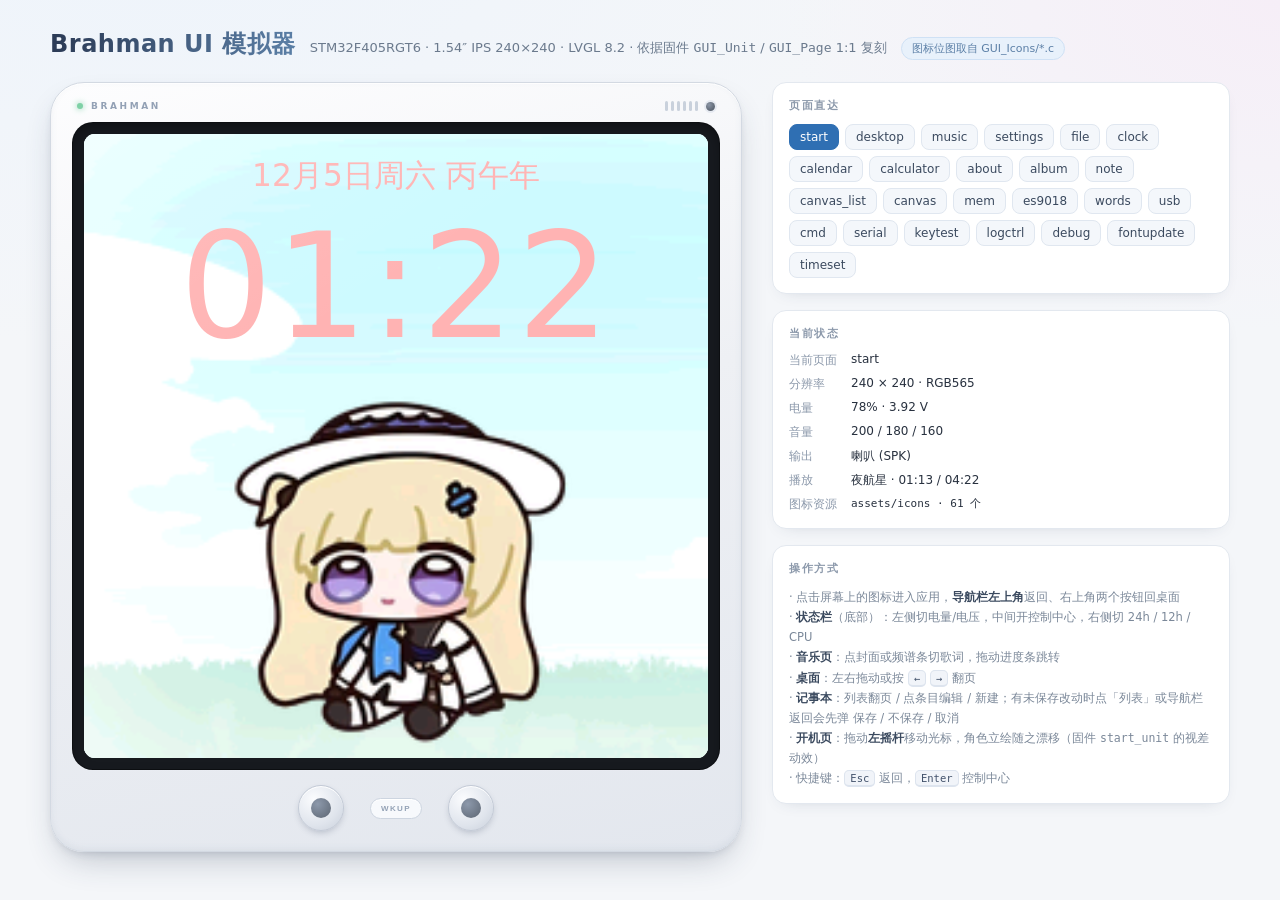
<file: ui-sim/index.html>
<!DOCTYPE html>
<html lang="zh-CN" data-page-node-id="5PzxWTiGoHzNhPe9wdIfha">
<head data-page-node-id="RUa612F1UHEfRkhzCqoLKv">
<meta charset="utf-8" data-page-node-id="B75uot3GDNgTYFqHBfv9vD">
<meta name="viewport" content="width=device-width,initial-scale=1" data-page-node-id="fSGeT1Z7eIffNbHJCEYaWA">
<title>Brahman · UI 模拟器</title>
<link rel="stylesheet" href="assets/css/style.css" data-page-node-id="aHvyB8EyCWiuIlCSGs2epM">
</head>
<body data-page-node-id="cAWpVcS5rTJwPsShvtPEE1">

<div class="stage" data-page-node-id="8aLNdfFHOerfqI9nOBfThO">

  <header class="stage-head" data-page-node-id="81x77TkPGTUxE1aFqfL37U">
    <h1 data-page-node-id="Z7kQ35nzpKJv0ULuMKnJzw">Brahman UI 模拟器</h1>
    <p data-page-node-id="fFxFWwCcnpzLCtGtc3XZvj">STM32F405RGT6 · 1.54″ IPS 240×240 · LVGL 8.2 · 依据固件 <code data-page-node-id="uhHc2EEOXSVvyBmwSzUjeV">GUI_Unit</code> / <code data-page-node-id="LPdxfNabp2fnHd10IB7ydv">GUI_Page</code> 1:1 复刻</p>
    <span class="tag" data-page-node-id="wKs2MrXgw7ijEhfsiBfoKU">图标位图取自 GUI_Icons/*.c</span>
  </header>

  <div class="stage-main" data-page-node-id="HLFukPh2fGN4uy4rgGSJau">

    <!-- ============ 机身 ============ -->
    <div class="device" data-page-node-id="Pu7AGEvr9AF8ehQgbZfzop">
      <div class="device-top" data-page-node-id="e1Gm52HZ9fHUieQoPG2vW3">
        <span class="led" data-page-node-id="QhRfqjh6NJy9b0YrhsJ9ru"></span>
        <span class="brand" data-page-node-id="pSl2ba5B869avsixGsKlke">BRAHMAN</span>
        <span class="grille" data-page-node-id="PfUlayCR9elyCFYqptLwjo"><i data-page-node-id="MoB3Dk1UTEsDaFKaOmd1j3"></i><i data-page-node-id="gZAhIMhihW7HMq8t4OUaBC"></i><i data-page-node-id="ysLPjpcPYh1dVeKpfNtvNH"></i><i data-page-node-id="dUqaPgKi8uOhGpmQ6zO7Z2"></i><i data-page-node-id="vXFC1FdLU4jnJAsL1ywYfi"></i><i data-page-node-id="NGHOfUK7CMDEpFiwzcVFkL"></i></span>
        <span class="jack" title="3.5mm 耳机孔" data-page-node-id="w3VqwerMmSH2cxlkkENclJ"></span>
      </div>

      <div class="screen-bezel" data-page-node-id="Yhqe2pjAo9CJDDOSrbS7eU">
        <div class="screen-viewport" data-page-node-id="IcAephFVPuguUbdpwQqpcj">
          <div class="screen" id="screen" data-page-node-id="s1iHkFjuEQ6sCWacBXXUut">
            <div class="layer" id="layer-page" data-page-node-id="ebP8nqJP9Z3Tth7MMnFEGW"></div>
            <div class="layer" id="layer-nav" data-page-node-id="wH838vE0MDwh1xGLGptfrH"></div>
            <div class="layer" id="layer-status" data-page-node-id="lXjgQzy399N0CKGUpwdBiI"></div>
            <div class="layer" id="layer-overlay" data-page-node-id="cvesn0KGXpfqdqnguDsGQZ"></div>
          </div>
        </div>
      </div>

      <div class="device-bottom" data-page-node-id="uWwm9nfXhZsagl4wnmWoAS">
        <div class="stick" id="stick-l" title="左摇杆 PB0/PB1 + 中键 PB2" data-page-node-id="uMhZhsAPVKRJVnRPKcUgGv"><span data-page-node-id="jyoPC05YjS6Y74Z5h0glB0"></span></div>
        <button class="btn-wkup" id="btn-wkup" title="顶部唤醒键 PA0（返回）" data-page-node-id="7U2fa7s3zwsx3u4q2epesg">WKUP</button>
        <div class="stick" id="stick-r" title="右摇杆 PC0/PC1 + 中键 PC2" data-page-node-id="1Wru3fgNWq5QVwBspcGMgD"><span data-page-node-id="5Nsl1zp1GW2OdWgBCFT638"></span></div>
      </div>
    </div>

    <!-- ============ 侧栏 ============ -->
    <aside class="panel" data-page-node-id="qjk3m0uP9WuOFRAcHqdvOK">
      <div class="panel-block" data-page-node-id="JB0iSadgDdu9YNwmKQpcPE">
        <h2 data-page-node-id="9jHKr0vcA0ndtxelntgy1I">页面直达</h2>
        <div class="page-list" id="page-list" data-page-node-id="lF5o4aFIQbhZhgvuaoaGZR"></div>
      </div>

      <div class="panel-block" data-page-node-id="YXzw9YGBWQkT8NQuWsgWya">
        <h2 data-page-node-id="yrDTVSJ58JvdzwxYp8XIBP">当前状态</h2>
        <dl class="meta" id="meta" data-page-node-id="Dlm08ZkUlV2Jb3sRQpPEeE"></dl>
      </div>

      <div class="panel-block" data-page-node-id="54mWXmFqZLhP23CjniKTSS">
        <h2 data-page-node-id="6prsCa8g4ympvA9NtklgJA">操作方式</h2>
        <p class="hint" data-page-node-id="5ru9w75mxNz6q7BXiRHKbK">
          · 点击屏幕上的图标进入应用，<b data-page-node-id="STe1bBEyMtXPP6WHLDJ3ly">导航栏左上角</b>返回、右上角两个按钮回桌面<br data-page-node-id="aE0UBMCsrPtckeGCewekKL">
          · <b data-page-node-id="zpumtl5BO0eHTdstXS3RD8">状态栏</b>（底部）：左侧切电量/电压，中间开控制中心，右侧切 24h / 12h / CPU<br data-page-node-id="Wa0HWwll5DWn6sLu4c6s3k">
          · <b data-page-node-id="hJWiIlgBQ1N1uZVMoWmgbH">音乐页</b>：点封面或频谱条切歌词，拖动进度条跳转<br data-page-node-id="gtA5ktx0wBsfRlmrKsHo8k">
          · <b data-page-node-id="0H11GTGG9PIlaeVuRMlClF">桌面</b>：左右拖动或按 <kbd data-page-node-id="lg78HyYUmjjudiFOFozxvH">←</kbd> <kbd data-page-node-id="ZcEFUlkkA2D3eqGKCKhg8F">→</kbd> 翻页<br data-page-node-id="5qq2ASxYJ4JOdCDo7R30PK">
          · <b>记事本</b>：列表翻页 / 点条目编辑 / 新建；有未保存改动时点「列表」或导航栏返回会先弹 保存 / 不保存 / 取消<br>
          · <b>开机页</b>：拖动<b>左摇杆</b>移动光标，角色立绘随之漂移（固件 <code>start_unit</code> 的视差动效）<br>
          · 快捷键：<kbd data-page-node-id="UqBHCo00z3X4OxA83X4wfi">Esc</kbd> 返回，<kbd data-page-node-id="4waxt5YZt7AjE1nw5Wnc1D">Enter</kbd> 控制中心
        </p>
      </div>
    </aside>

  </div>
</div>

<script src="assets/js/pages.js"></script>
<script src="assets/js/app.js"></script>
</body>
</html>
</file>
<file: ui-sim/assets/css/style.css>
/* ==========================================================================
   Brahman UI Simulator —— 样式表
   坐标系：完全沿用固件的 240x240 像素体系，通过 transform:scale 放大呈现。
   因此所有尺寸/坐标都直接写成固件里的数值（px），不做单位换算。
   ========================================================================== */

:root{
  --s: 2.6;                       /* 屏幕放大倍率 */

  /* 固件配色（取自 GUI_Unit 源码） */
  --c-black:#000000;
  --c-white:#ffffff;
  --c-line:rgba(0,0,0,.5);        /* 状态栏/导航栏分隔线 LV_OPA_50 */
  --c-bat-body:#9e9e9e;           /* LV_PALETTE_GREY main */
  --c-bat-charging:#ffeb3b;       /* LV_PALETTE_YELLOW */
  --c-bat-full:#4caf50;           /* LV_PALETTE_GREEN */
  --c-blue:#2196f3;               /* LV_PALETTE_BLUE */
  --c-blue-l1:#64b5f6;
  --c-blue-l2:#90caf9;
  --c-blue-l3:#bbdefb;
  --c-red:#f44336;
  --c-grey:#9e9e9e;
  --c-grey-l1:#bdbdbd;
  --c-grey-l2:#e0e0e0;
  --c-card:#cccccc;
  --c-orange:#ffb74d;
  --c-app-card:#c6e6e8;           /* 桌面 APP 底板 */
  --c-app-icon:#ffb3b3;           /* 桌面 APP 图标重着色 */
  --c-pink:#ffb3b3;               /* 起始页时钟 */

  --font:"PingFang SC","Microsoft YaHei","Hiragino Sans GB","Noto Sans SC",
         system-ui,-apple-system,"Segoe UI",sans-serif;
}

*{box-sizing:border-box;margin:0;padding:0}

html,body{height:100%}
body{
  font-family:var(--font);
  background:
    radial-gradient(1200px 700px at 12% -8%,#eef4fb 0%,transparent 60%),
    radial-gradient(900px 600px at 100% 0%,#f6eef7 0%,transparent 55%),
    #f4f6f9;
  color:#1c2430;
  -webkit-font-smoothing:antialiased;
  padding:28px 24px 40px;
  min-height:100%;
}

/* ------------------------------ 舞台 ------------------------------ */
.stage{max-width:1180px;margin:0 auto}

.stage-head{display:flex;align-items:baseline;gap:14px;flex-wrap:wrap;margin-bottom:22px}
.stage-head h1{
  font-size:24px;font-weight:700;letter-spacing:.5px;
  background:linear-gradient(92deg,#2b3a55,#5b7fa6);
  -webkit-background-clip:text;background-clip:text;color:transparent;
}
.stage-head p{font-size:13px;color:#6b7a8d}
.stage-head .tag{
  font-size:11px;color:#5b7fa6;background:#e8f1fb;border:1px solid #cfe1f5;
  border-radius:999px;padding:3px 10px;
}

.stage-main{display:flex;gap:30px;align-items:flex-start;flex-wrap:wrap}
@media (max-width:1080px){ .stage-main{gap:22px} }

/* ------------------------------ 机身 ------------------------------ */
.device{
  flex:none;
  background:linear-gradient(168deg,#fdfdfe 0%,#eef0f4 46%,#e3e7ee 100%);
  border:1px solid #d3d9e2;
  border-radius:34px;
  padding:16px 22px 20px;
  box-shadow:
    0 1px 0 rgba(255,255,255,.9) inset,
    0 -2px 6px rgba(120,135,160,.10) inset,
    0 16px 34px -12px rgba(43,58,85,.32),
    0 4px 10px -4px rgba(43,58,85,.18);
}

.device-top{display:flex;align-items:center;gap:8px;padding:2px 4px 12px}
.device-top .led{
  width:6px;height:6px;border-radius:50%;background:#7fd1a6;
  box-shadow:0 0 6px #7fd1a6;
}
.device-top .brand{
  font-size:9px;letter-spacing:2.6px;color:#93a1b5;font-weight:600;
}
.device-top .grille{margin-left:auto;display:flex;gap:3px}
.device-top .grille i{
  width:3px;height:10px;border-radius:2px;background:#c9d1dc;display:block;
}
.device-top .jack{
  width:9px;height:9px;border-radius:50%;
  background:radial-gradient(circle at 35% 32%,#8b95a5,#5d6673 70%);
  box-shadow:0 0 0 2px #e6eaf1;
}

/* 屏幕（含外框） */
.screen-bezel{
  background:#171a1f;
  border-radius:20px;
  padding:11px;
  box-shadow:
    0 0 0 1px #0c0e11,
    0 6px 16px -6px rgba(0,0,0,.55) inset,
    0 2px 0 rgba(255,255,255,.06);
  position:relative;
}
.screen-bezel::after{                     /* 玻璃反光 */
  content:"";position:absolute;inset:11px;border-radius:11px;
  background:linear-gradient(148deg,rgba(255,255,255,.16) 0%,rgba(255,255,255,0) 34%);
  pointer-events:none;z-index:40;
}

.screen-viewport{
  width:calc(240px * var(--s));
  height:calc(240px * var(--s));
  position:relative;
  overflow:hidden;
  border-radius:11px;
  background:#fff;
}
.screen{
  position:absolute;top:0;left:0;
  width:240px;height:240px;
  transform:scale(var(--s));
  transform-origin:0 0;
  overflow:hidden;
  font-family:var(--font);
  color:var(--c-black);
}

.layer{position:absolute;inset:0;width:240px;height:240px}
#layer-status{z-index:30}
#layer-overlay{z-index:35}
#layer-nav{z-index:20}
#layer-page{z-index:10}
/* 覆盖层为空时不拦截指针，否则会挡住状态栏点击热区 */
#layer-overlay{pointer-events:none}
#layer-overlay>*{pointer-events:auto}
/* 导航栏/状态栏层本身是 240x240 的透明盒子，必须放行指针，
   否则会挡住下层页面（桌面图标、专辑封面、状态栏热区…）的点击 */
#layer-nav,#layer-status{pointer-events:none}
#layer-nav>*,#layer-status>*{pointer-events:auto}

/* 机身下部：双摇杆 + 唤醒键 */
.device-bottom{
  display:flex;align-items:center;justify-content:center;gap:26px;
  padding-top:16px;
}
.stick{
  width:46px;height:46px;border-radius:50%;
  background:radial-gradient(circle at 34% 30%,#fbfcfe,#dfe4ec 62%,#c8cfda);
  border:1px solid #c3cad6;
  box-shadow:0 3px 7px -2px rgba(43,58,85,.28),0 1px 0 #fff inset;
  position:relative;
}
.stick span{
  position:absolute;left:50%;top:50%;width:20px;height:20px;margin:-10px 0 0 -10px;
  border-radius:50%;
  background:radial-gradient(circle at 34% 30%,#8d99ab,#5d6673);
  transition:transform .08s ease-out;
}
.btn-wkup{
  font-size:8px;letter-spacing:1.4px;color:#94a2b6;font-weight:600;
  border:1px solid #cdd5e0;border-radius:999px;padding:5px 10px;background:#f7f9fc;
  box-shadow:0 1px 0 #fff inset;
  cursor:pointer;
}
.btn-wkup:active{background:#eaeef5}

/* ------------------------------ 右侧面板 ------------------------------ */
.panel{flex:1 1 300px;min-width:280px;display:flex;flex-direction:column;gap:16px}
.panel-block{
  background:#fff;border:1px solid #e3e8ef;border-radius:14px;padding:15px 16px;
  box-shadow:0 6px 18px -12px rgba(43,58,85,.28);
}
.panel-block h2{
  font-size:11px;font-weight:700;letter-spacing:1.6px;color:#8c99ab;
  text-transform:uppercase;margin-bottom:11px;
}
.page-list{display:flex;flex-wrap:wrap;gap:6px}
.page-list button{
  font-family:inherit;font-size:12px;color:#3b4a5f;
  background:#f4f7fb;border:1px solid #e0e7f0;border-radius:8px;
  padding:5px 10px;cursor:pointer;transition:all .14s;
}
.page-list button:hover{background:#e9f1fb;border-color:#c6dcf3;color:#1f4d7d}
.page-list button.on{background:#2f6fb3;border-color:#2f6fb3;color:#fff}

.meta{display:grid;grid-template-columns:auto 1fr;gap:7px 14px;font-size:12px}
.meta dt{color:#8c99ab}
.meta dd{color:#28313f;font-variant-numeric:tabular-nums}
.meta dd.mono{font-family:ui-monospace,SFMono-Regular,Menlo,Consolas,monospace;font-size:11px}

.hint{font-size:11.5px;color:#7b8899;line-height:1.75;margin-top:2px}
.hint b{color:#3b4a5f;font-weight:600}
.hint kbd{
  font-family:ui-monospace,Menlo,Consolas,monospace;font-size:10.5px;
  background:#f1f4f9;border:1px solid #dde4ee;border-bottom-width:2px;
  border-radius:5px;padding:1px 5px;color:#42526b;
}

/* ==========================================================================
   图标：固件位图 -> PNG alpha -> CSS mask，用 color 控制重着色
   （等价于 lv_obj_set_style_img_recolor）
   ========================================================================== */
/* 注意：mask-image 由 JS 以内联方式给出。
   若改用 CSS 变量承载 url()，Chrome 会相对“样式表所在目录”解析相对路径
   （会变成 assets/css/assets/icons/... 而 404），所以这里只声明定位/尺寸/重复。 */
.ic{
  display:block;flex:none;
  background-color:currentColor;
  -webkit-mask-position:center;    mask-position:center;
  -webkit-mask-size:contain;       mask-size:contain;
  -webkit-mask-repeat:no-repeat;   mask-repeat:no-repeat;
}

/* ==========================================================================
   页面通用
   ========================================================================== */
/* 内容区：带导航栏的页面容器 240x180 被 lv_obj_center 居中 -> y=30..210 */
.pg{position:absolute;left:0;top:30px;width:240px;height:180px;overflow:hidden;background:#fff}
.pg.no-nav{top:0;height:210px}      /* 无导航栏（desktop / music） */
.pg.full{top:0;height:240px}        /* 全屏（start / canvas） */
.wp{position:absolute;left:0;top:0;width:240px;height:240px;object-fit:cover;display:block}

/* ------------------------------ 起始页 ------------------------------ */
.pg-start{background:#e6ffff}
.pg-start .t-date{
  position:absolute;left:0;right:0;top:10px;text-align:center;
  font-size:12px;color:var(--c-pink);line-height:1;
}
.pg-start .t-time{
  position:absolute;left:0;right:0;top:30px;text-align:center;
  font-size:56px;line-height:1.05;color:var(--c-pink);font-weight:400;
  letter-spacing:1px;font-variant-numeric:tabular-nums;
}
.pg-start .t-top{position:absolute;left:40px;top:94px;width:160px;height:151px;display:block}

/* ------------------------------ 桌面 ------------------------------ */
.pg-desktop{background:#dff3f5}
.tiles{
  position:absolute;left:0;top:0;width:240px;height:210px;
  display:flex;transition:transform .28s cubic-bezier(.4,.8,.3,1);
}
.tile{position:relative;width:240px;height:210px;flex:none}

.app-ic{
  position:absolute;width:40px;height:40px;border-radius:10px;
  background:var(--c-app-card);border:0;padding:0;cursor:pointer;
  display:flex;align-items:center;justify-content:center;
  transition:transform .12s ease,box-shadow .12s ease;
}
.app-ic .ic{color:var(--c-app-icon);width:36px;height:36px}
.app-ic:hover{transform:translateY(-2px);box-shadow:0 5px 12px -5px rgba(40,80,90,.45)}
.app-ic:active{transform:scale(.94)}

.dots{
  position:absolute;left:0;right:0;bottom:8px;display:flex;
  justify-content:center;gap:5px;
}
.dots i{width:5px;height:5px;border-radius:50%;background:rgba(0,0,0,.18);display:block}
.dots i.on{background:rgba(0,0,0,.5)}

/* ------------------------------ 导航栏 ------------------------------ */
.nav{
  position:absolute;left:0;top:0;width:240px;height:30px;background:#fff;
}
.nav .nav-line{position:absolute;left:0;top:29px;width:240px;height:1px;background:var(--c-line)}
.nav .nav-title{
  position:absolute;left:35px;top:5px;width:140px;height:20px;
  display:flex;align-items:center;font-size:16px;color:#000;
  white-space:nowrap;overflow:hidden;
}
.nav button{
  position:absolute;top:0;width:30px;height:30px;border:0;background:transparent;
  padding:0;cursor:pointer;display:flex;align-items:center;justify-content:center;
}
.nav button .ic{width:20px;height:20px;color:#000}
.nav button:active{opacity:.5}
.nav .b-exit{left:0}
.nav .b-min{left:180px}
.nav .b-close{left:210px}

/* ------------------------------ 状态栏 ------------------------------ */
.sbar{
  position:absolute;left:0;top:210px;width:240px;height:30px;
  background:rgba(255,255,255,.5);
}
.sbar .s-line{position:absolute;left:0;top:0;width:240px;height:1px;background:var(--c-line)}

.bat{position:absolute;left:5px;top:5px;width:45px;height:20px}
.bat-body{
  position:absolute;inset:0;border:2px solid #000;border-radius:4px;
  background:var(--c-bat-body);padding:1px;
}
.bat-bar{height:100%;border-radius:3px;background:#fff;width:60%}
.bat-label{
  position:absolute;left:3px;top:0;width:38px;height:100%;
  display:flex;align-items:center;justify-content:center;
  font-size:12px;color:#000;font-variant-numeric:tabular-nums;
}
.bat-term{
  position:absolute;left:49px;top:10px;width:3px;height:10px;
  background:#000;border-radius:1px;
}

.sbar-icons{
  position:absolute;left:55px;top:0;width:105px;height:30px;
  display:flex;align-items:center;gap:2px;overflow:hidden;
}
.sbar-icons .ic{color:#000}

.sbar-clock{
  position:absolute;left:120px;top:3px;width:115px;height:24px;text-align:right;
  font-size:12px;line-height:1.0;color:#000;white-space:pre-line;
  font-variant-numeric:tabular-nums;
}
.sbar .hit{position:absolute;top:0;height:30px;cursor:pointer}
.sbar .hit-l{left:0;width:60px}
.sbar .hit-m{left:60px;width:120px}
.sbar .hit-r{left:180px;width:60px}
.sbar .hit:active{background:rgba(0,0,0,.06)}

/* ==========================================================================
   音乐播放器
   ========================================================================== */
.pg-music{background:#fff}
.mu-album{
  position:absolute;left:10px;top:10px;width:120px;height:120px;
  border:1px solid var(--c-card);overflow:hidden;cursor:pointer;
  background:
    radial-gradient(90px 70px at 26% 18%,#ffd9e0 0%,transparent 70%),
    radial-gradient(120px 100px at 82% 88%,#d6e9ff 0%,transparent 72%),
    linear-gradient(150deg,#eaf2fb,#fbe9ee);
}
.mu-album .cover{
  position:absolute;left:50%;top:50%;transform:translate(-50%,-50%);
  width:60px;height:60px;color:#ffffff;opacity:.82;
  filter:drop-shadow(0 2px 6px rgba(90,110,140,.35));
}
.mu-album .tag{
  position:absolute;left:0;right:0;bottom:4px;text-align:center;
  font-size:9px;color:#93a2b6;letter-spacing:.6px;
}

.mu-spec{position:absolute;left:138px;top:10px;width:60px;height:120px;cursor:pointer}
.mu-spec i{
  position:absolute;left:0;height:5px;border-radius:2px;
  background:var(--c-blue);display:block;width:0;
  transition:width .09s linear;
}

.mu-lyrics{
  position:absolute;left:10px;top:10px;width:188px;height:120px;
  background:rgba(255,255,255,.5);border:1px solid var(--c-card);
  border-radius:12px;display:none;overflow:hidden;cursor:pointer;
}
.mu-lyrics.show{display:block}
.mu-lyrics p{
  position:absolute;left:0;width:100%;text-align:center;
  font-size:12px;line-height:1.35;padding:0 8px;color:var(--c-grey);
}
.mu-lyrics p.cur{color:#000}

.mu-btn{
  position:absolute;left:206px;width:24px;height:24px;border:0;background:transparent;
  padding:0;cursor:pointer;display:flex;align-items:center;justify-content:center;
}
.mu-btn .ic{width:24px;height:24px}
.mu-btn:active{opacity:.55}

.mu-name{
  position:absolute;left:10px;top:138px;width:120px;height:24px;
  display:flex;align-items:center;overflow:hidden;
  font-size:16px;white-space:nowrap;
}
.mu-name span{animation:muScroll 9s linear infinite}
@keyframes muScroll{0%,12%{transform:translateX(0)}88%,100%{transform:translateX(calc(-100% + 118px))}}

.mu-ctrl{position:absolute;left:138px;top:138px;width:92px;height:24px}
.mu-ctrl .mu-btn{left:auto;position:absolute}
.mu-fmt{
  position:absolute;left:10px;top:162px;width:220px;height:15px;
  display:flex;align-items:center;font-size:12px;color:#000;
  overflow:hidden;white-space:nowrap;
}
.mu-prog{position:absolute;left:10px;top:180px;width:220px;height:20px}
.mu-prog .slider{position:absolute;left:40px;top:5px;width:140px;height:10px}
.mu-prog .t{
  position:absolute;top:3px;font-size:12px;font-variant-numeric:tabular-nums;
}
.mu-prog .t.cur{left:0}
.mu-prog .t.tot{right:0}

/* ==========================================================================
   通用滑块 / 开关 / 控件
   ========================================================================== */
.slider{
  position:relative;height:10px;border-radius:5px;background:var(--c-grey-l2);
  cursor:pointer;touch-action:none;
}
.slider .ind{
  position:absolute;left:0;top:0;height:10px;border-radius:5px;
  background:var(--c-blue);
}
.slider .knob{
  position:absolute;top:50%;width:18px;height:18px;margin:-9px 0 0 -9px;
  border-radius:50%;background:#666;box-shadow:0 1px 3px rgba(0,0,0,.32);
}
.slider.dis{background:#f0f0f0}
.slider.dis .ind{background:#aaa}
.slider.dis .knob{background:#c8c8c8}

.vswitch{
  position:relative;width:20px;height:50px;border-radius:4px;
  border:1px solid #000;background:var(--c-grey-l2);padding:1px;
  cursor:pointer;
}
.vswitch .knob{
  position:absolute;left:1px;width:16px;height:23px;border-radius:4px;
  background:#666;transition:top .16s ease;
}
.vswitch .knob.top{top:1px}
.vswitch .knob.bot{bottom:1px}

.pwr{
  position:absolute;width:20px;height:20px;border:0;border-radius:4px;
  background:var(--c-card);cursor:pointer;padding:0;
  display:flex;align-items:center;justify-content:center;
}
.pwr .ic{width:16px;height:16px;color:#333}
.pwr.on{background:var(--c-blue)}
.pwr.on .ic{color:#fff}
.pwr:active{filter:brightness(.94)}

/* ==========================================================================
   控制中心（覆盖层）
   ========================================================================== */
.cc-cover{position:absolute;inset:0;width:240px;height:240px;background:transparent;cursor:pointer}
.cc-panel{
  position:absolute;left:20px;top:100px;width:200px;height:100px;
  background:#fff;border:1px solid #000;border-radius:10px;
}
.cc-close{
  position:absolute;left:10px;top:10px;width:20px;height:20px;border:0;padding:0;
  border-radius:4px;background:var(--c-red);cursor:pointer;
  display:flex;align-items:center;justify-content:center;
}
.cc-close .ic{width:16px;height:16px;color:#000}
.cc-switch{position:absolute;left:10px;top:40px}
.cc-pwr-1{left:40px;top:10px}
.cc-pwr-2{left:40px;top:40px}
.cc-pwr-3{left:40px;top:70px}
.cc-slider{position:absolute;left:70px;width:120px;height:20px}
.cc-slider .slider{position:absolute;left:0;top:5px;width:120px}
.cc-slider .val{
  position:absolute;left:0;top:2px;width:120px;height:16px;text-align:right;
  font-size:12px;padding-right:4px;pointer-events:none;
  font-variant-numeric:tabular-nums;
}
.cc-row{
  position:absolute;left:20px;width:200px;height:30px;background:#fff;
  border:1px solid #000;border-radius:10px;display:flex;align-items:center;
  font-size:12px;padding:0 34px 0 10px;overflow:hidden;white-space:nowrap;
}
.cc-row .cc-close{left:auto;right:5px;top:5px}

/* ==========================================================================
   设置页
   ========================================================================== */
.pg-settings{background:#fff;overflow:hidden}
.set-list{position:absolute;left:0;top:0;width:240px;height:180px;overflow-y:auto;
  scrollbar-width:none}
.set-list::-webkit-scrollbar{display:none}
.set-item{
  position:relative;width:240px;height:32px;display:flex;align-items:center;
  padding-left:8px;font-size:16px;cursor:pointer;
  border-bottom:1px solid var(--c-grey-l2);
}
.set-item:hover{background:var(--c-grey-l2)}
.set-item:active{background:#c0c0c0}
.set-item .sw{
  position:absolute;right:10px;top:6px;width:40px;height:20px;border-radius:10px;
  background:#c9cdd4;transition:background .16s;
}
.set-item .sw i{
  position:absolute;left:2px;top:2px;width:16px;height:16px;border-radius:50%;
  background:#fff;box-shadow:0 1px 2px rgba(0,0,0,.25);transition:left .16s;
}
.set-item .sw.on{background:var(--c-blue)}
.set-item .sw.on i{left:22px}
.set-item .arrow{position:absolute;right:12px;color:#b9c0c9;font-size:14px}

/* ==========================================================================
   文件管理
   ========================================================================== */
.pg-file{background:#fff}
.fm-head{
  position:absolute;left:0;top:0;width:240px;height:20px;display:flex;align-items:center;
  gap:4px;padding-left:4px;font-size:12px;border-bottom:1px solid #f0f0f0;
}
.fm-head .ic{width:16px;height:16px;color:#000}
.fm-list{position:absolute;left:0;top:20px;width:240px;height:160px;overflow-y:auto;
  scrollbar-width:none}
.fm-list::-webkit-scrollbar{display:none}
.fm-drive{
  position:relative;height:48px;display:flex;align-items:center;gap:6px;
  padding-left:8px;font-size:12px;border-bottom:1px solid #f0f0f0;
}
.fm-drive .ic{width:16px;height:16px;color:#000}
.fm-drive .bar{
  position:absolute;left:30px;bottom:8px;height:5px;border-radius:3px;background:var(--c-blue);
}
.fm-row{
  height:20px;display:flex;align-items:center;gap:5px;padding-left:8px;
  font-size:12px;cursor:pointer;
}
.fm-row:hover{background:#f2f6fb}
.fm-row .ic{width:16px;height:16px;color:#000}
.fm-acts{position:absolute;right:4px;top:25px;display:flex;flex-direction:column;gap:5px}
.fm-acts button{
  width:30px;height:20px;font-size:12px;font-family:inherit;border:0;border-radius:3px;
  background:var(--c-grey-l2);cursor:pointer;
}
.fm-acts button.paste{background:var(--c-blue-l2)}
.fm-acts button.del{background:#ffcc80}

/* ==========================================================================
   时钟 / 日历 / 计算器
   ========================================================================== */
.pg-clock{background:#fff}
.ck-nav{position:absolute;left:0;bottom:0;width:240px;height:30px;background:#ddd;display:flex}
.ck-nav button{
  width:60px;height:30px;border:0;background:transparent;font-family:inherit;
  font-size:12px;color:#000;cursor:pointer;
}
.ck-nav button.on{background:var(--c-blue-l3)}
.ck-body{position:absolute;left:0;top:0;width:240px;height:150px}
.ck-clock{display:flex;flex-direction:column;align-items:center;justify-content:center;height:100%}
.ck-clock .big{font-size:40px;line-height:1.1;font-variant-numeric:tabular-nums}
.ck-clock .sub{font-size:16px;color:#000;margin-top:8px}

.roller{
  position:relative;width:45px;height:60px;overflow:hidden;
  font-size:12px;line-height:20px;text-align:center;color:#000;
}
.roller .sel{
  position:absolute;left:0;right:0;top:20px;height:20px;background:var(--c-blue);
  color:#fff;border-radius:2px;
}
.roller .col{position:absolute;left:0;right:0;text-align:center}
.roller .unit{
  position:absolute;left:49px;top:23px;font-size:12px;white-space:nowrap;
}

.big-btn{
  border:0;border-radius:5px;background:var(--c-grey-l2);font-family:inherit;
  font-size:12px;cursor:pointer;color:#000;
}
.big-btn:active{background:#cfcfcf}

/* 日历 */
.cal-head{
  position:absolute;left:0;top:0;width:240px;height:20px;background:var(--c-blue-l1);
  display:flex;align-items:center;font-size:16px;color:#fff;
}
.cal-head .ym{margin-left:6px}
.cal-head .nav{margin-left:auto;display:flex;margin-right:4px}
.cal-head button{
  background:transparent;border:0;color:#fff;font-size:16px;cursor:pointer;
  width:20px;font-family:inherit;
}
.cal-day{display:flex;flex-direction:column;align-items:center;padding-top:8px}
.cal-day .d{font-size:40px;line-height:1.05}
.cal-day .wk{font-size:16px}
.cal-day .lunar{font-size:12px;color:#000;margin-top:2px}
.cal-day .gz{font-size:12px;color:var(--c-grey)}

.cal-grid{position:absolute;left:0;top:20px;width:240px;height:160px;
  display:grid;grid-template-columns:repeat(7,1fr);grid-template-rows:repeat(6,1fr)}
.cal-grid div{display:flex;align-items:center;justify-content:center;font-size:12px}
.cal-grid .hd{color:var(--c-grey)}
.cal-grid .sel{background:#bdbdbd;color:#fff}

/* 计算器 */
.calc-disp{
  position:absolute;left:0;top:30px;width:240px;height:45px;background:#fff;
  display:flex;align-items:center;justify-content:flex-end;padding-right:6px;
  font-size:16px;font-variant-numeric:tabular-nums;
}
.calc-grid{
  position:absolute;left:0;top:45px;width:240px;height:135px;
  display:grid;grid-template-columns:repeat(4,1fr);grid-template-rows:repeat(5,1fr);
  gap:1px;background:#dcdcdc;
}
.calc-grid button{
  border:0;background:var(--c-grey-l2);font-family:inherit;font-size:16px;
  cursor:pointer;color:#000;
}
.calc-grid button.op{background:#d0d0d0}
.calc-grid button:active{background:#c4c4c4}
.calc-grid button.eq{background:var(--c-blue);color:#fff}

/* ==========================================================================
   关于 / 相册 / 备忘录 / 内存 / DAC
   ========================================================================== */
.about-logo{
  position:absolute;left:50%;top:9px;transform:translateX(-50%);
  width:142px;height:22px;
}
.about-row{position:absolute;left:10px;display:flex;align-items:center;gap:6px;height:16px}
.about-row .bar{width:4px;height:16px;background:#ff0000;flex:none}
.about-row .txt{font-size:12px;color:#808080}
.about-row .txt.k{color:#000}

.pg-album{background:#000}
.pg-album .holder{
  position:absolute;left:50%;top:50%;transform:translate(-50%,-50%);
  width:180px;height:180px;border:1px solid #333;overflow:hidden;
  background:linear-gradient(150deg,#2b3346,#4a3a52);
  display:flex;align-items:center;justify-content:center;
}
.pg-album .holder .ic{width:64px;height:64px;color:#ffffff55}
.pg-album .zone{position:absolute;top:0;width:60px;height:180px;cursor:pointer}
.pg-album .zone:active{background:rgba(255,255,255,.08)}

/* ------------------------------ 记事本 ------------------------------ */
/* 坐标取自 note_unit.c：容器 240x180 就是 .pg；列表 / 编辑器 / 弹窗全按固件数值摆 */
.pg-note{background:#e8e8e8}

.nt-btn{
  position:absolute;border:1px solid #000;border-radius:4px;background:#fff;
  font-family:inherit;font-size:16px;line-height:1;color:#000;cursor:pointer;
  display:flex;align-items:center;justify-content:center;padding:0;
}
.nt-btn:active{background:var(--c-grey-l2)}

.nt-pager{position:absolute;top:7px;font-size:16px;text-align:center}

.nt-list{position:absolute;left:2px;top:32px;width:236px;height:146px;overflow:hidden}
.nt-item{
  width:232px;height:26px;margin-bottom:2px;background:#fff;border:1px solid var(--c-grey-l1);
  border-radius:3px;display:flex;align-items:center;overflow:hidden;cursor:pointer;
}
.nt-item:hover{background:#f2f6fb}
.nt-item>span{font-size:16px;padding-left:6px;white-space:nowrap}
.nt-item.bad{color:var(--c-grey)}          /* 过大 / 名字过长：只列出，不可编辑 */
.nt-empty{position:absolute;left:0;top:40px;width:232px;text-align:center;font-size:16px;line-height:1.5}

.nt-name{position:absolute;top:7px;font-size:16px;text-align:center;white-space:nowrap;overflow:hidden}
.nt-edit{
  position:absolute;left:10px;top:32px;width:220px;height:146px;background:#fff;
  border:1px solid #000;border-radius:4px;font-size:16px;line-height:1.45;
  padding:8px;overflow-y:auto;white-space:pre-wrap;outline:none;
}

/* 弹窗：固件挂在 lv_layer_top，这里放 overlay 层，坐标是屏幕坐标 */
.nt-dlg{position:absolute;left:0;width:240px;background:#fff;border:2px solid #000;border-radius:6px}
.nt-dlg-msg{position:absolute;font-size:16px;line-height:1.15}
.nt-dlg-msg.err{color:#d32f2f}
.nt-dlg-in{
  position:absolute;left:10px;width:220px;height:28px;border:1px solid var(--c-grey-l1);
  border-radius:4px;font-family:inherit;font-size:16px;padding:2px 4px;outline:none;
}

.mem-wrap{position:absolute;left:10px;top:4px;width:220px;height:172px;
  display:flex;flex-direction:column;gap:6px}
.mem-title{font-size:22px;line-height:1.05;cursor:pointer}
.mem-chart{height:80px;border:2px solid #e0e0e0;position:relative;background:#fff}
.mem-chart svg{width:100%;height:100%;display:block}
.mem-grid{display:flex;gap:6px;height:56px}
.mem-tbl{
  flex:1;border:2px solid #e0e0e0;background:#fff;font-size:12px;line-height:17px;
  font-variant-numeric:tabular-nums;overflow:hidden;
}
.mem-tbl div{display:flex;justify-content:space-between;padding:0 4px}
.mem-tbl div:nth-child(odd){background:#f7f9fb}

.dac-wrap{position:absolute;left:0;top:0;width:240px;height:180px;background:#fff;overflow-y:auto;
  scrollbar-width:none}
.dac-wrap::-webkit-scrollbar{display:none}
.dac-h{height:25px;display:flex;align-items:center;justify-content:center;padding-top:10px}
.dac-h .t{font-size:12px;color:#000}
.dac-line{height:1px;background:#ccc;margin:15px 10px 0}
.dac-row{display:flex;align-items:center;height:30px;padding:0 10px}
.dac-row .n{flex:1;min-width:0;font-size:12px;white-space:nowrap;overflow:hidden}
.dac-row .cyc{
  width:110px;height:20px;border-radius:4px;background:#eee;font-size:12px;
  display:flex;align-items:center;justify-content:center;cursor:pointer;
}
.dac-row .sl{position:relative;width:110px;height:16px;flex:0 0 auto}
.dac-row .sl .slider{position:absolute;left:0;top:0;width:110px;height:16px}
.dac-row .sl .dv{position:absolute;left:0;top:0;width:110px;height:16px;line-height:16px;
  text-align:center;font-size:12px;color:#000;pointer-events:none;
  font-variant-numeric:tabular-nums}
.dac-row .sw{
  position:relative;width:40px;height:16px;border-radius:8px;background:#c9cdd4;cursor:pointer;
}
.dac-row .sw i{position:absolute;left:2px;top:2px;width:12px;height:12px;border-radius:50%;
  background:#fff;transition:left .16s}
.dac-row .sw.on{background:var(--c-blue)}
.dac-row .sw.on i{left:26px}

/* ==========================================================================
   页面切换动画
   ========================================================================== */
@keyframes pgIn{from{opacity:0;transform:scale(.985)}to{opacity:1;transform:none}}
.pg.anim{animation:pgIn .18s ease-out}
@keyframes ccIn{from{opacity:0;transform:translateY(8px)}to{opacity:1;transform:none}}
.cc-anim{animation:ccIn .16s ease-out}


/* ==========================================================================
   画作列表 / 单词本（list_unit.c 与 words_unit.c 的几何）
   ========================================================================== */
.pg-list{background:#fff}
.ls-btn{
  position:absolute;border:1px solid #000;border-radius:4px;background:#fff;
  font-family:inherit;font-size:16px;line-height:1;color:#000;cursor:pointer;
  display:flex;align-items:center;justify-content:center;padding:0;
}
.ls-btn:active{background:var(--c-grey-l2)}
.ls-pager{position:absolute;top:9px;font-size:16px;text-align:center}
.ls-list{position:absolute;left:4px;top:34px;width:232px;height:144px;overflow:hidden}
.ls-item{
  width:230px;height:26px;margin-bottom:2px;background:#fff;border:1px solid var(--c-grey-l1);
  border-radius:3px;display:flex;align-items:center;overflow:hidden;cursor:pointer;
}
.ls-item:hover{background:#f2f6fb}
.ls-item>span{font-size:16px;padding-left:6px;white-space:nowrap}
.ls-item.bad{color:var(--c-grey)}
.ls-empty{position:absolute;left:0;top:40px;width:230px;text-align:center;font-size:16px;line-height:1.5}

/* 背单词 */
.pg-words{background:#fff}
.wd-btn{
  position:absolute;border:0;border-radius:4px;background:var(--c-blue-l2);font-family:inherit;
  font-size:16px;color:#000;cursor:pointer;display:flex;align-items:center;justify-content:center;
  padding:0;
}
.wd-btn.mode{left:50%;transform:translateX(-50%);top:5px;width:56px;height:26px}
.wd-card{
  position:absolute;left:0;top:40px;width:240px;height:100px;display:flex;flex-direction:column;
  align-items:center;justify-content:center;gap:4px;cursor:pointer;
}
.wd-card .w{font-size:36px;line-height:1.05}
.wd-card .p{font-size:12px;color:var(--c-grey)}
.wd-card .m{font-size:16px;margin-top:2px}
.wd-card .d{font-size:12px;color:#555;text-align:center;padding:0 14px;line-height:1.5}
.wd-card .hid{visibility:hidden}
.wd-act{
  position:absolute;bottom:8px;width:65px;height:26px;border:0;border-radius:4px;
  background:var(--c-blue-l3);font-family:inherit;font-size:16px;cursor:pointer;color:#000;
}
.wd-top{position:absolute;left:0;top:0;width:240px;height:26px;background:var(--c-blue-l2)}
.wd-top .t{position:absolute;left:50%;transform:translateX(-50%);top:5px;font-size:16px}
.wd-top .ls-btn{top:2px}
.wd-list{position:absolute;left:5px;top:30px;width:230px;height:148px;overflow:hidden}
.wd-row{
  width:230px;height:24px;line-height:24px;font-size:12px;padding-left:5px;
  border-bottom:1px solid #f0f0f0;cursor:pointer;white-space:nowrap;overflow:hidden;
}
.wd-row b{font-weight:600}
.wd-row:hover{background:#f2f6fb}
.wd-row.book{height:32px;line-height:32px;font-size:16px}
.wd-row.book.on{background:var(--c-blue-l3)}

/* USB 控制 */
.usb-nav{
  position:absolute;width:100px;height:30px;border:0;border-radius:8px;background:#e0e0e0;
  font-family:inherit;font-size:16px;color:#333;cursor:pointer;
}
.usb-nav:active{background:#cfcfcf}
.usb-roller{
  position:absolute;left:10px;top:45px;width:100px;height:90px;overflow:hidden;
  background:#fff;border-radius:8px;font-size:16px;line-height:30px;text-align:center;
}
.usb-row{position:absolute;left:0;right:0;height:30px;color:#000}
.usb-row.sel{top:30px;background:#74c0fc;color:#fff;font-weight:600}
.usb-card{
  position:absolute;left:120px;top:14px;width:110px;height:60px;border-radius:10px;
  background:#333;padding:8px 10px;box-sizing:border-box;
}
.usb-card .k{font-size:12px;color:#aaa}
.usb-card .v{font-size:14px;color:#9e9e9e;margin-top:4px;line-height:1.2}
.usb-card .v.on{color:#00e676}
.usb-start{
  position:absolute;left:120px;top:84px;width:110px;height:40px;border:0;border-radius:8px;
  background:#74c0fc;color:#fff;font-family:inherit;font-size:16px;cursor:pointer;
}
.usb-end{
  position:absolute;left:120px;top:132px;width:110px;height:40px;border:0;border-radius:8px;
  background:#ff8a80;color:#fff;font-family:inherit;font-size:16px;cursor:pointer;
}
.usb-start:active,.usb-end:active{filter:brightness(.94)}

/* 日志设置 */
.lg-row{position:absolute;left:10px;display:flex;align-items:center;gap:8px}
.lg-row .k{font-size:12px}
.lg-btn{
  width:60px;height:25px;border:0;border-radius:6px;background:#e0e0e0;font-family:inherit;
  font-size:12px;color:#000;cursor:pointer;
}
.lg-btn.on{background:#808080;color:#fff}
.lg-btn.wide{width:95px}
.lg-btn:active{filter:brightness(.94)}

/* DAC 行内的数值（滑条右侧） */
</file>
